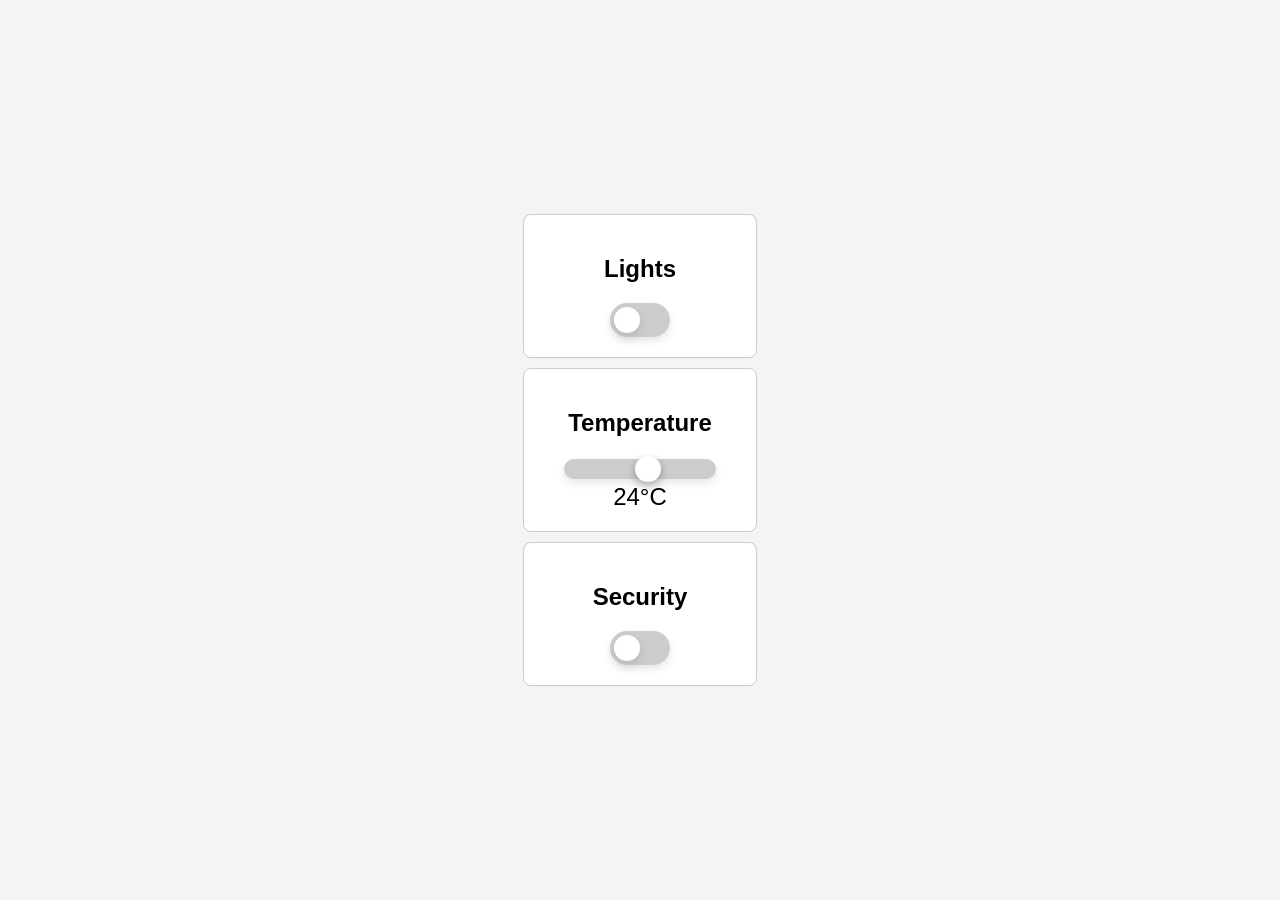
<file: index.html>
<!DOCTYPE html>
<html lang="en">
<head>
  <meta charset="UTF-8">
  <meta name="viewport" content="width=device-width, initial-scale=1.0">
  <link rel="stylesheet" type="text/css" href="smartstyles.css">
  <title>Smart Home Interface</title>
</head>
<body>

<div class="container">
  <div class="device" id="lights">
    <h2>Lights</h2>
    <div class="switch-container">
      <label class="switch">
        <input type="checkbox" onclick="toggleLights()">
        <span class="slider"></span>
      </label>
    </div>
  </div>

  <div class="device" id="temperature">
    <h2>Temperature</h2>
    <input type="range" min="10" max="35" value="24" class="temperature-slider" oninput="updateTemperature(this.value)">
    <span class="temperature" id="temperatureDisplay">24°C</span>
  </div>

  <div class="device" id="security">
    <h2>Security</h2>
    <div class="switch-container">
      <label class="switch">
        <input type="checkbox" onclick="toggleSecurity()">
        <span class="slider"></span>
      </label>
    </div>
  </div>
</div>
<script src="smartscript.js"></script>
</body>
</html>
</file>
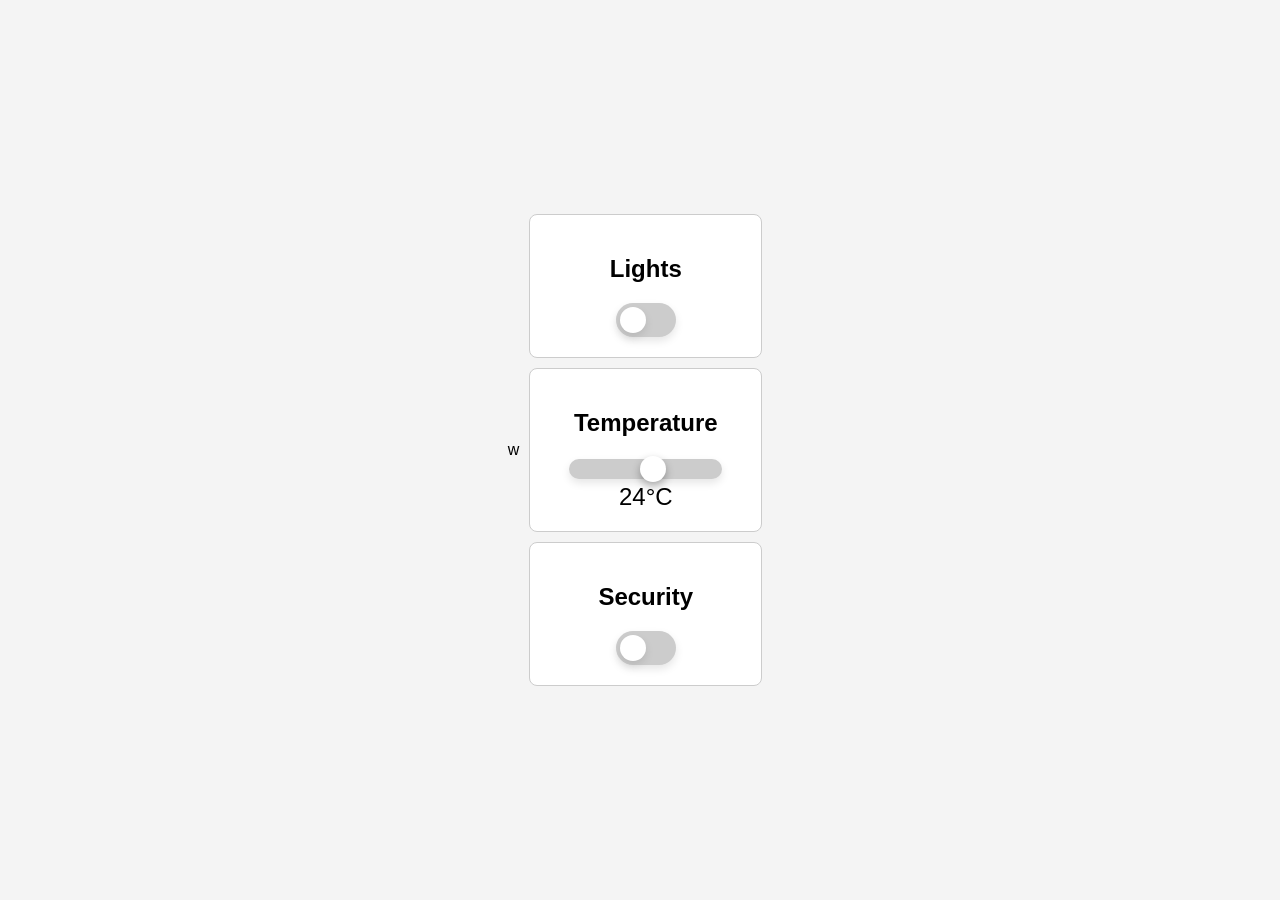
<file: smarthome.html>
<!DOCTYPE html>
<html lang="en">
<head>
  <meta charset="UTF-8">
  <meta name="viewport" content="width=device-width, initial-scale=1.0">
  <link rel="stylesheet" type="text/css" href="smartstyles.css">
  <title>Smart Home Interface</title>
</head>
<body>w

<div class="container">
  <div class="device" id="lights">
    <h2>Lights</h2>
    <div class="switch-container">
      <label class="switch">
        <input type="checkbox" onclick="toggleLights()">
        <span class="slider"></span>
      </label>
    </div>
  </div>

  <div class="device" id="temperature">
    <h2>Temperature</h2>
    <input type="range" min="10" max="35" value="24" class="temperature-slider" oninput="updateTemperature(this.value)">
    <span class="temperature" id="temperatureDisplay">24°C</span>
  </div>

  <div class="device" id="security">
    <h2>Security</h2>
    <div class="switch-container">
      <label class="switch">
        <input type="checkbox" onclick="toggleSecurity()">
        <span class="slider"></span>
      </label>
    </div>
  </div>
</div>
<script src="smartscript.js"></script>
</body>
</html>
</file>
<file: smartstyles.css>
body {
      font-family: Arial, sans-serif;
      background-color: #f4f4f4;
      margin: 0;
      padding: 0;
      display: flex;
      justify-content: center;
      align-items: center;
      height: 100vh;
    }

    .container {
      text-align: center;
    }

    .device {
      margin: 10px;
      padding: 20px;
      border: 1px solid #ccc;
      border-radius: 8px;
      background-color: #fff;
    }

    .switch-container {
      display: flex;
      justify-content: space-around;
      align-items: center;
      margin-top: 15px;
    }

    .switch {
      position: relative;
      display: inline-block;
      width: 60px;
      height: 34px;
    }

    .switch input {
      opacity: 0;
      width: 0;
      height: 0;
    }

    .slider {
      position: absolute;
      cursor: pointer;
      top: 0;
      left: 0;
      right: 0;
      bottom: 0;
      background-color: #ccc;
      -webkit-transition: .4s;
      transition: .4s;
      border-radius: 34px;
      box-shadow: 0 4px 8px rgba(0, 0, 0, 0.1);
    }

    .slider:before {
      position: absolute;
      content: "";
      height: 26px;
      width: 26px;
      left: 4px;
      bottom: 4px;
      background-color: white;
      -webkit-transition: .4s;
      transition: .4s;
      border-radius: 50%;
      box-shadow: 0 4px 8px rgba(0, 0, 0, 0.1);
    }

    input:checked + .slider {
      background-color: #4CAF50;
      box-shadow: 0 4px 8px rgba(0, 0, 0, 0.1);
    }

    input:focus + .slider {
      box-shadow: 0 0 1px #4CAF50;
      box-shadow: 0 4px 8px rgba(0, 0, 0, 0.1);
    }

    input:checked + .slider:before {
      -webkit-transform: translateX(26px);
      -ms-transform: translateX(26px);
      transform: translateX(26px);
    }

    .temperature {
      font-size: 24px;
      margin-top: 10px;
    }

    .temperature-slider {
      width: 80%;
      -webkit-appearance: none; 
      outline: none;
      background: #ccc;
      height:20px;
      box-shadow: 0 4px 8px rgba(0, 0, 0, 0.1);
      border-radius: 34px;
    }

    .temperature-slider::-webkit-slider-thumb {
      -webkit-appearance: none;
      appearance: none;
      width: 26px;
      height: 26px;
      background-color: white;
      border-radius: 50%;
      cursor: pointer;
      padding:10px;
      box-shadow: 0 4px 8px rgba(0.2, 0.2, 0.2, 0.3);
    }
</file>
